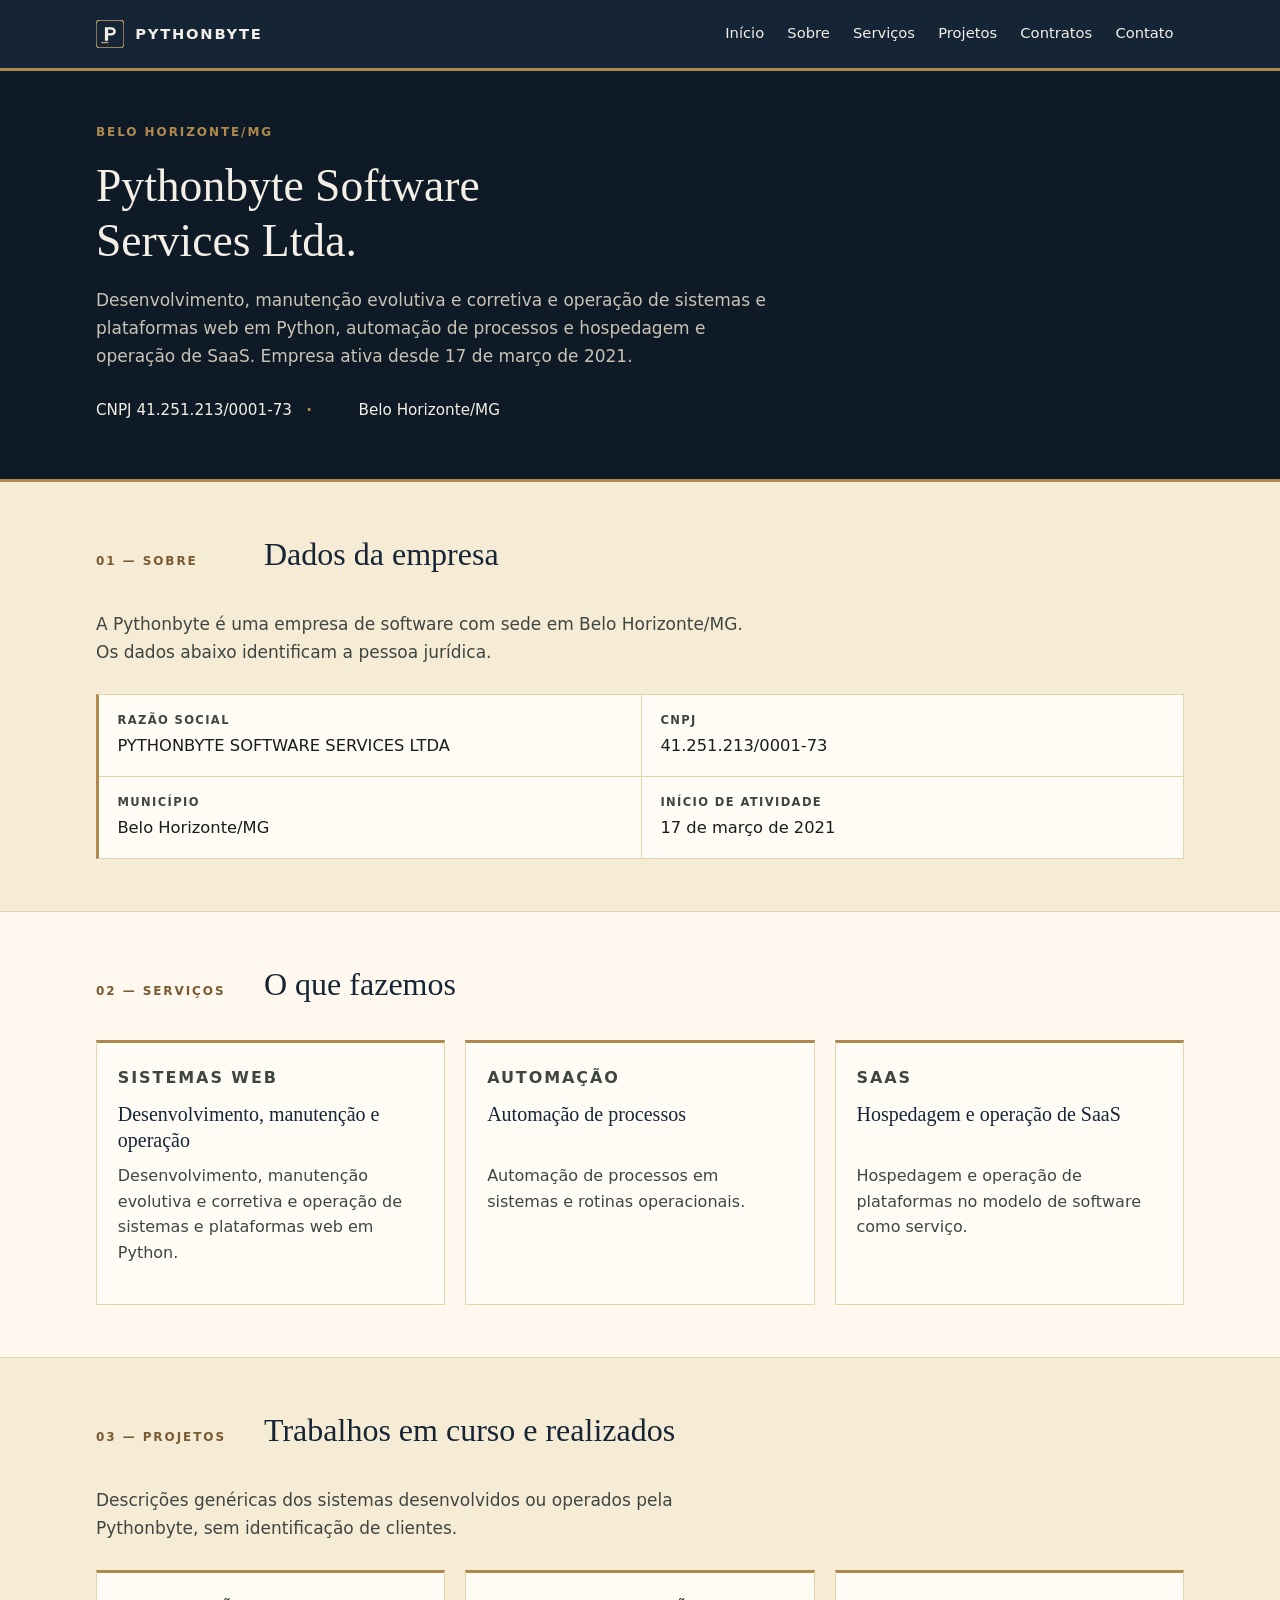
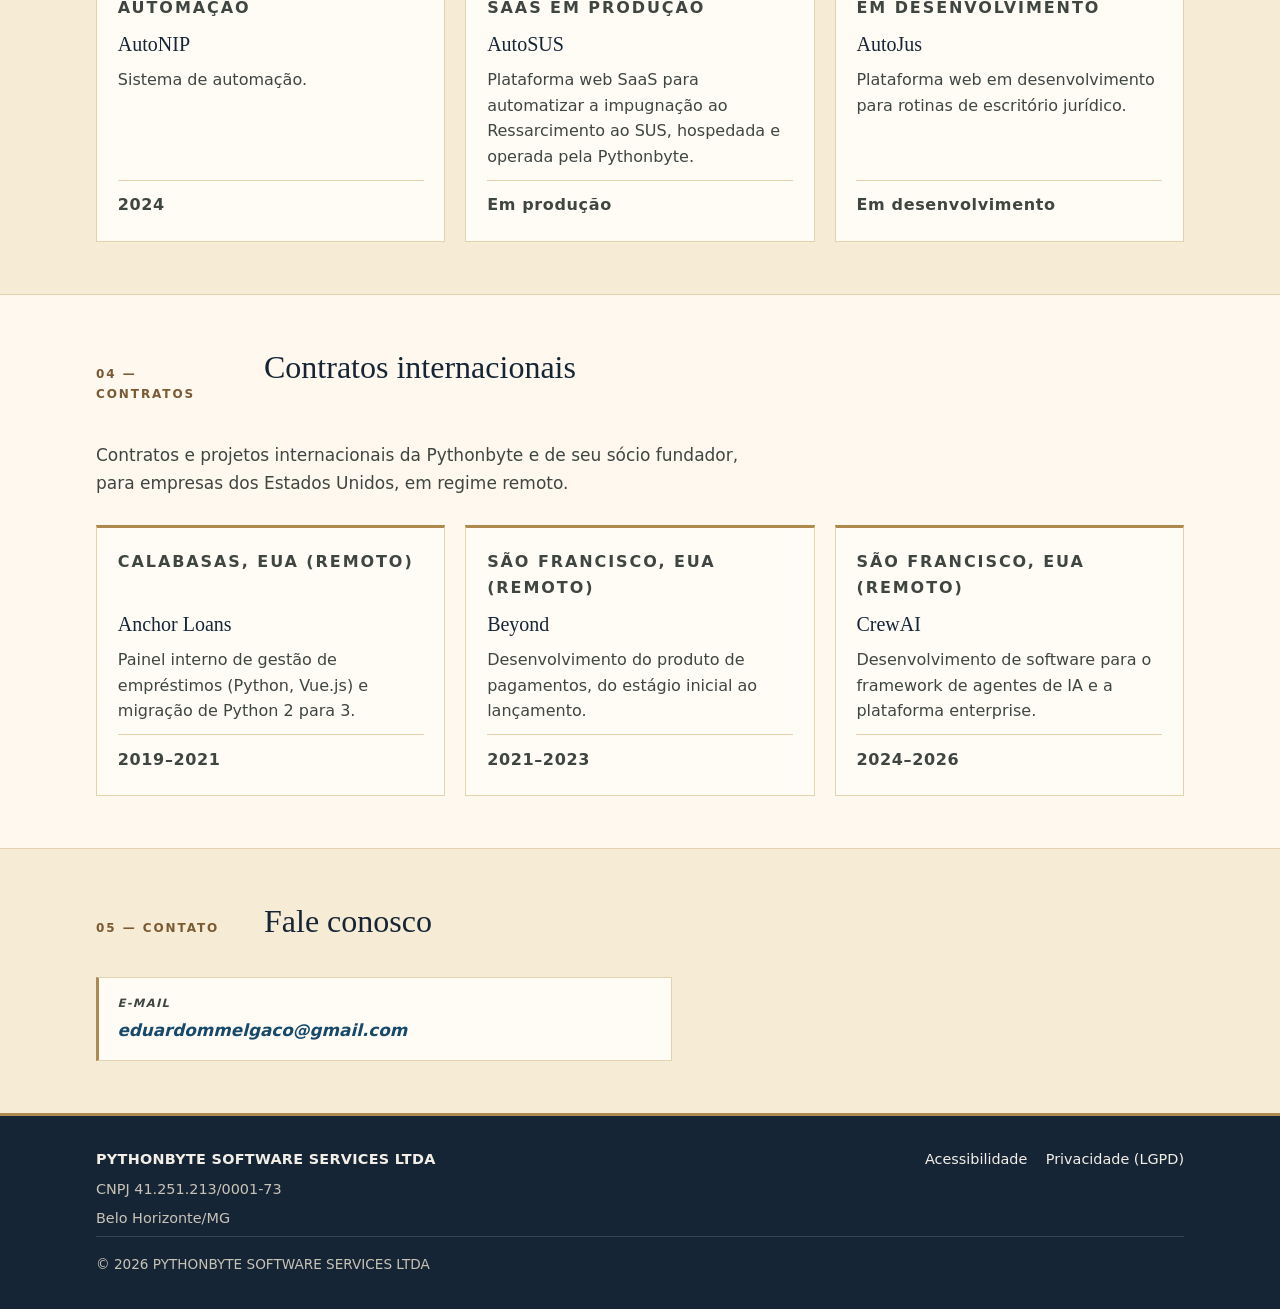
<file: index.html>
<!DOCTYPE html>
<html lang="pt-BR">
  <head>
    <meta charset="utf-8">
    <meta name="viewport" content="width=device-width, initial-scale=1">
    <title>Pythonbyte Software Services Ltda.</title>
    <meta name="description" content="A Pythonbyte desenvolve, mantém e opera sistemas e plataformas web em Python, além de automação de processos e hospedagem de SaaS. Empresa de Belo Horizonte/MG, ativa desde 17 de março de 2021.">
    <link rel="canonical" href="https://pythonbyte.github.io/">
    <link rel="icon" href="favicon.svg" type="image/svg+xml">
    <meta name="theme-color" content="#152536">
    <meta property="og:type" content="website">
    <meta property="og:locale" content="pt_BR">
    <meta property="og:site_name" content="Pythonbyte">
    <meta property="og:title" content="Pythonbyte Software Services Ltda.">
    <meta property="og:description" content="Desenvolvimento, manutenção e operação de sistemas e plataformas web em Python. Belo Horizonte/MG, empresa ativa desde 17 de março de 2021.">
    <meta property="og:url" content="https://pythonbyte.github.io/">
    <meta property="og:image" content="https://pythonbyte.github.io/og.png">
    <meta property="og:image:alt" content="Pythonbyte Software Services Ltda.">
    <meta property="og:image:width" content="1200">
    <meta property="og:image:height" content="630">
    <link rel="stylesheet" href="estilos.css">
  </head>
  <body>
    <a class="skip-link" href="#conteudo">Ir para o conteúdo</a>
    <header class="site-header">
      <div class="wrap">
        <a class="logo" href="#inicio">
          <svg class="logo-mark" viewBox="0 0 32 32" width="32" height="32" xmlns="http://www.w3.org/2000/svg" aria-hidden="true" focusable="false">
            <rect width="32" height="32" rx="5" fill="#152536" stroke="#C4A06A" stroke-width="1.5"/>
            <rect x="6" y="25" width="8" height="1.5" fill="#C4A06A"/>
            <path fill="#F3EFE6" d="M10.2 8.2h7.15c3.22 0 5.35 1.92 5.35 4.78 0 2.86-2.13 4.8-5.35 4.8h-3.55V23.8H10.2V8.2zm3.6 6.95h3.28c1.62 0 2.58-.86 2.58-2.17 0-1.3-.96-2.15-2.58-2.15H13.8v4.32z"/>
          </svg>
          <span class="logo-text">PYTHONBYTE</span>
        </a>
        <nav class="site-nav" aria-label="Principal">
          <ul>
            <li><a href="#inicio">Início</a></li>
            <li><a href="#sobre">Sobre</a></li>
            <li><a href="#servicos">Serviços</a></li>
            <li><a href="#projetos">Projetos</a></li>
            <li><a href="#contratos">Contratos</a></li>
            <li><a href="#contato">Contato</a></li>
          </ul>
        </nav>
      </div>
    </header>
    <main id="conteudo">
      <section class="hero" id="inicio" aria-labelledby="titulo-inicio">
        <div class="wrap">
          <p class="hero-kicker">Belo Horizonte/MG</p>
          <h1 id="titulo-inicio">Pythonbyte Software Services Ltda.</h1>
          <p class="hero-lead">Desenvolvimento, manutenção evolutiva e corretiva e operação de sistemas e plataformas web em Python, automação de processos e hospedagem e operação de SaaS. Empresa ativa desde 17 de março de 2021.</p>
          <ul class="hero-meta">
            <li>CNPJ 41.251.213/0001-73</li>
            <li>Belo Horizonte/MG</li>
          </ul>
        </div>
      </section>

      <section class="section" id="sobre" aria-labelledby="titulo-sobre">
        <div class="wrap">
          <div class="section-head">
            <p class="section-index">01 — Sobre</p>
            <h2 id="titulo-sobre">Dados da empresa</h2>
          </div>
          <p class="section-intro">A Pythonbyte é uma empresa de software com sede em Belo Horizonte/MG. Os dados abaixo identificam a pessoa jurídica.</p>
          <dl class="company-data">
            <div>
              <dt>Razão social</dt>
              <dd>PYTHONBYTE SOFTWARE SERVICES LTDA</dd>
            </div>
            <div>
              <dt>CNPJ</dt>
              <dd>41.251.213/0001-73</dd>
            </div>
            <div>
              <dt>Município</dt>
              <dd>Belo Horizonte/MG</dd>
            </div>
            <div>
              <dt>Início de atividade</dt>
              <dd>17 de março de 2021</dd>
            </div>
          </dl>
        </div>
      </section>

      <section class="section" id="servicos" aria-labelledby="titulo-servicos">
        <div class="wrap">
          <div class="section-head">
            <p class="section-index">02 — Serviços</p>
            <h2 id="titulo-servicos">O que fazemos</h2>
          </div>
          <ul class="card-grid">
            <li class="card">
              <p class="card-label">Sistemas web</p>
              <h3>Desenvolvimento, manutenção e operação</h3>
              <p>Desenvolvimento, manutenção evolutiva e corretiva e operação de sistemas e plataformas web em Python.</p>
            </li>
            <li class="card">
              <p class="card-label">Automação</p>
              <h3>Automação de processos</h3>
              <p>Automação de processos em sistemas e rotinas operacionais.</p>
            </li>
            <li class="card">
              <p class="card-label">SaaS</p>
              <h3>Hospedagem e operação de SaaS</h3>
              <p>Hospedagem e operação de plataformas no modelo de software como serviço.</p>
            </li>
          </ul>
        </div>
      </section>

      <section class="section" id="projetos" aria-labelledby="titulo-projetos">
        <div class="wrap">
          <div class="section-head">
            <p class="section-index">03 — Projetos</p>
            <h2 id="titulo-projetos">Trabalhos em curso e realizados</h2>
          </div>
          <p class="section-intro">Descrições genéricas dos sistemas desenvolvidos ou operados pela Pythonbyte, sem identificação de clientes.</p>
          <ul class="card-grid">
            <li class="card">
              <p class="card-label">Automação</p>
              <h3>AutoNIP</h3>
              <p>Sistema de automação.</p>
              <p class="status">2024</p>
            </li>
            <li class="card">
              <p class="card-label">SaaS em produção</p>
              <h3>AutoSUS</h3>
              <p>Plataforma web SaaS para automatizar a impugnação ao Ressarcimento ao SUS, hospedada e operada pela Pythonbyte.</p>
              <p class="status">Em produção</p>
            </li>
            <li class="card">
              <p class="card-label">Em desenvolvimento</p>
              <h3>AutoJus</h3>
              <p>Plataforma web em desenvolvimento para rotinas de escritório jurídico.</p>
              <p class="status">Em desenvolvimento</p>
            </li>
          </ul>
        </div>
      </section>

      <section class="section" id="contratos" aria-labelledby="titulo-contratos">
        <div class="wrap">
          <div class="section-head">
            <p class="section-index">04 — Contratos</p>
            <h2 id="titulo-contratos">Contratos internacionais</h2>
          </div>
          <p class="section-intro">Contratos e projetos internacionais da Pythonbyte e de seu sócio fundador, para empresas dos Estados Unidos, em regime remoto.</p>
          <ul class="card-grid">
            <li class="card">
              <p class="card-label">Calabasas, EUA (remoto)</p>
              <h3>Anchor Loans</h3>
              <p>Painel interno de gestão de empréstimos (Python, Vue.js) e migração de Python 2 para 3.</p>
              <p class="status">2019–2021</p>
            </li>
            <li class="card">
              <p class="card-label">São Francisco, EUA (remoto)</p>
              <h3>Beyond</h3>
              <p>Desenvolvimento do produto de pagamentos, do estágio inicial ao lançamento.</p>
              <p class="status">2021–2023</p>
            </li>
            <li class="card">
              <p class="card-label">São Francisco, EUA (remoto)</p>
              <h3>CrewAI</h3>
              <p>Desenvolvimento de software para o framework de agentes de IA e a plataforma enterprise.</p>
              <p class="status">2024–2026</p>
            </li>
          </ul>
        </div>
      </section>

      <section class="section" id="contato" aria-labelledby="titulo-contato">
        <div class="wrap">
          <div class="section-head">
            <p class="section-index">05 — Contato</p>
            <h2 id="titulo-contato">Fale conosco</h2>
          </div>
          <address>
            <ul class="contact-list">
              <li>
                <span>E-mail</span>
                <a href="mailto:eduardommelgaco@gmail.com">eduardommelgaco@gmail.com</a>
              </li>
            </ul>
          </address>
        </div>
      </section>
    </main>
    <footer class="site-footer">
      <div class="wrap">
        <div class="footer-grid">
          <div>
            <p class="legal-name">PYTHONBYTE SOFTWARE SERVICES LTDA</p>
            <p>CNPJ 41.251.213/0001-73</p>
            <p>Belo Horizonte/MG</p>
          </div>
          <nav class="footer-nav" aria-label="Informações legais">
            <a href="acessibilidade.html">Acessibilidade</a>
            <a href="privacidade.html">Privacidade (LGPD)</a>
          </nav>
        </div>
        <p class="copyright">© 2026 PYTHONBYTE SOFTWARE SERVICES LTDA</p>
      </div>
    </footer>
  </body>
</html>
</file>
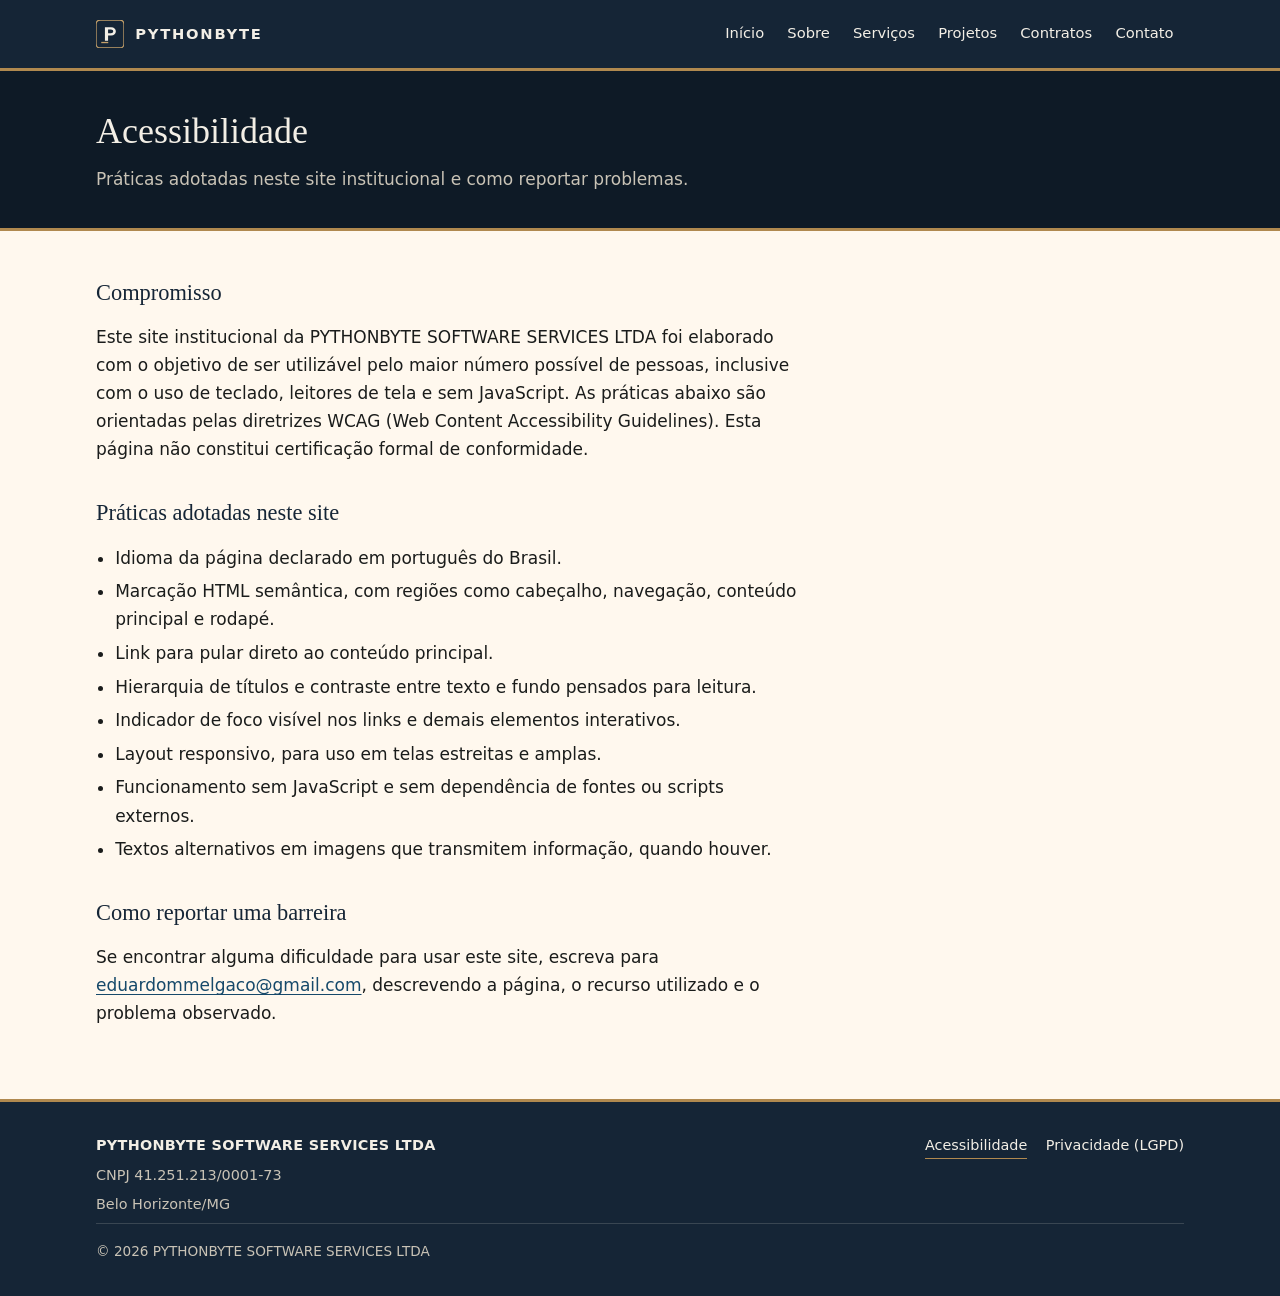
<file: acessibilidade.html>
<!DOCTYPE html>
<html lang="pt-BR">
  <head>
    <meta charset="utf-8">
    <meta name="viewport" content="width=device-width, initial-scale=1">
    <title>Acessibilidade — Pythonbyte Software Services Ltda.</title>
    <meta name="description" content="Declaração de acessibilidade do site institucional da Pythonbyte Software Services Ltda. e canal para reportar barreiras.">
    <link rel="canonical" href="https://pythonbyte.github.io/acessibilidade.html">
    <link rel="icon" href="favicon.svg" type="image/svg+xml">
    <meta name="theme-color" content="#152536">
    <meta property="og:type" content="website">
    <meta property="og:locale" content="pt_BR">
    <meta property="og:site_name" content="Pythonbyte">
    <meta property="og:title" content="Acessibilidade — Pythonbyte Software Services Ltda.">
    <meta property="og:description" content="Declaração de acessibilidade do site institucional da Pythonbyte e canal para reportar barreiras.">
    <meta property="og:url" content="https://pythonbyte.github.io/acessibilidade.html">
    <meta property="og:image" content="https://pythonbyte.github.io/og.png">
    <meta property="og:image:alt" content="Pythonbyte Software Services Ltda.">
    <meta property="og:image:width" content="1200">
    <meta property="og:image:height" content="630">
    <link rel="stylesheet" href="estilos.css">
  </head>
  <body>
    <a class="skip-link" href="#conteudo">Ir para o conteúdo</a>
    <header class="site-header">
      <div class="wrap">
        <a class="logo" href="index.html">
          <svg class="logo-mark" viewBox="0 0 32 32" width="32" height="32" xmlns="http://www.w3.org/2000/svg" aria-hidden="true" focusable="false">
            <rect width="32" height="32" rx="5" fill="#152536" stroke="#C4A06A" stroke-width="1.5"/>
            <rect x="6" y="25" width="8" height="1.5" fill="#C4A06A"/>
            <path fill="#F3EFE6" d="M10.2 8.2h7.15c3.22 0 5.35 1.92 5.35 4.78 0 2.86-2.13 4.8-5.35 4.8h-3.55V23.8H10.2V8.2zm3.6 6.95h3.28c1.62 0 2.58-.86 2.58-2.17 0-1.3-.96-2.15-2.58-2.15H13.8v4.32z"/>
          </svg>
          <span class="logo-text">PYTHONBYTE</span>
        </a>
        <nav class="site-nav" aria-label="Principal">
          <ul>
            <li><a href="index.html#inicio">Início</a></li>
            <li><a href="index.html#sobre">Sobre</a></li>
            <li><a href="index.html#servicos">Serviços</a></li>
            <li><a href="index.html#projetos">Projetos</a></li>
            <li><a href="index.html#contratos">Contratos</a></li>
            <li><a href="index.html#contato">Contato</a></li>
          </ul>
        </nav>
      </div>
    </header>
    <main id="conteudo">
      <header class="page-header">
        <div class="wrap">
          <h1>Acessibilidade</h1>
          <p>Práticas adotadas neste site institucional e como reportar problemas.</p>
        </div>
      </header>
      <div class="prose">
        <div class="wrap">
          <div class="content">
            <h2>Compromisso</h2>
            <p>Este site institucional da PYTHONBYTE SOFTWARE SERVICES LTDA foi elaborado com o objetivo de ser utilizável pelo maior número possível de pessoas, inclusive com o uso de teclado, leitores de tela e sem JavaScript. As práticas abaixo são orientadas pelas diretrizes WCAG (Web Content Accessibility Guidelines). Esta página não constitui certificação formal de conformidade.</p>
            <h2>Práticas adotadas neste site</h2>
            <ul>
              <li>Idioma da página declarado em português do Brasil.</li>
              <li>Marcação HTML semântica, com regiões como cabeçalho, navegação, conteúdo principal e rodapé.</li>
              <li>Link para pular direto ao conteúdo principal.</li>
              <li>Hierarquia de títulos e contraste entre texto e fundo pensados para leitura.</li>
              <li>Indicador de foco visível nos links e demais elementos interativos.</li>
              <li>Layout responsivo, para uso em telas estreitas e amplas.</li>
              <li>Funcionamento sem JavaScript e sem dependência de fontes ou scripts externos.</li>
              <li>Textos alternativos em imagens que transmitem informação, quando houver.</li>
            </ul>
            <h2>Como reportar uma barreira</h2>
            <p>Se encontrar alguma dificuldade para usar este site, escreva para <a href="mailto:eduardommelgaco@gmail.com">eduardommelgaco@gmail.com</a>, descrevendo a página, o recurso utilizado e o problema observado.</p>
          </div>
        </div>
      </div>
    </main>
    <footer class="site-footer">
      <div class="wrap">
        <div class="footer-grid">
          <div>
            <p class="legal-name">PYTHONBYTE SOFTWARE SERVICES LTDA</p>
            <p>CNPJ 41.251.213/0001-73</p>
            <p>Belo Horizonte/MG</p>
          </div>
          <nav class="footer-nav" aria-label="Informações legais">
            <a href="acessibilidade.html" aria-current="page">Acessibilidade</a>
            <a href="privacidade.html">Privacidade (LGPD)</a>
          </nav>
        </div>
        <p class="copyright">© 2026 PYTHONBYTE SOFTWARE SERVICES LTDA</p>
      </div>
    </footer>
  </body>
</html>
</file>
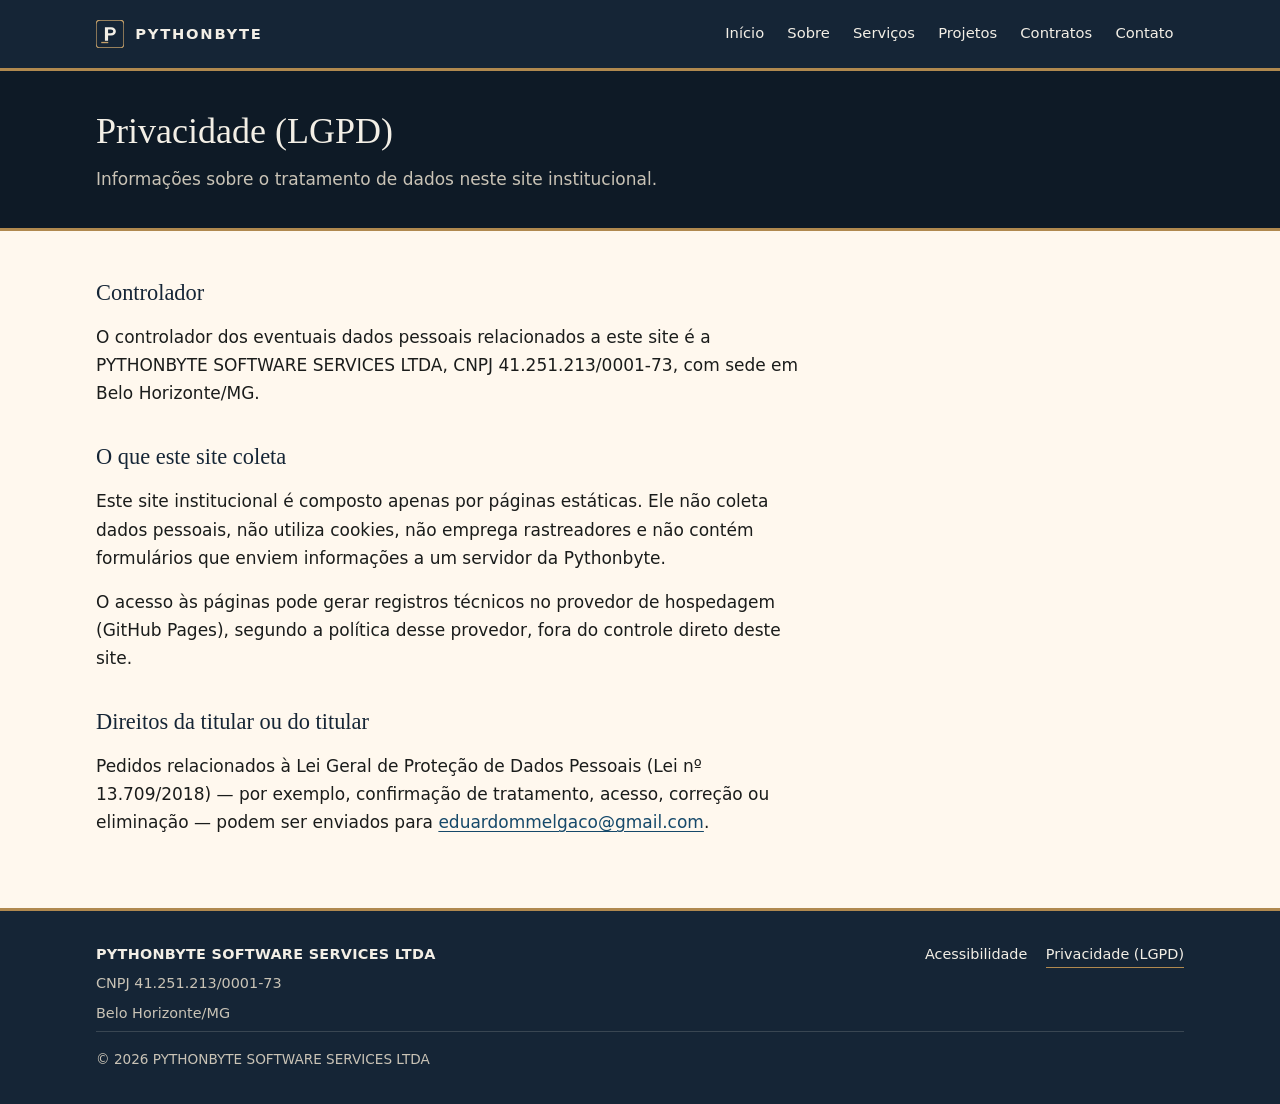
<file: privacidade.html>
<!DOCTYPE html>
<html lang="pt-BR">
  <head>
    <meta charset="utf-8">
    <meta name="viewport" content="width=device-width, initial-scale=1">
    <title>Privacidade (LGPD) — Pythonbyte Software Services Ltda.</title>
    <meta name="description" content="Informações de privacidade do site institucional da Pythonbyte Software Services Ltda.: este site não coleta dados pessoais e não utiliza cookies ou rastreadores.">
    <link rel="canonical" href="https://pythonbyte.github.io/privacidade.html">
    <link rel="icon" href="favicon.svg" type="image/svg+xml">
    <meta name="theme-color" content="#152536">
    <meta property="og:type" content="website">
    <meta property="og:locale" content="pt_BR">
    <meta property="og:site_name" content="Pythonbyte">
    <meta property="og:title" content="Privacidade (LGPD) — Pythonbyte Software Services Ltda.">
    <meta property="og:description" content="Este site institucional não coleta dados pessoais e não utiliza cookies ou rastreadores.">
    <meta property="og:url" content="https://pythonbyte.github.io/privacidade.html">
    <meta property="og:image" content="https://pythonbyte.github.io/og.png">
    <meta property="og:image:alt" content="Pythonbyte Software Services Ltda.">
    <meta property="og:image:width" content="1200">
    <meta property="og:image:height" content="630">
    <link rel="stylesheet" href="estilos.css">
  </head>
  <body>
    <a class="skip-link" href="#conteudo">Ir para o conteúdo</a>
    <header class="site-header">
      <div class="wrap">
        <a class="logo" href="index.html">
          <svg class="logo-mark" viewBox="0 0 32 32" width="32" height="32" xmlns="http://www.w3.org/2000/svg" aria-hidden="true" focusable="false">
            <rect width="32" height="32" rx="5" fill="#152536" stroke="#C4A06A" stroke-width="1.5"/>
            <rect x="6" y="25" width="8" height="1.5" fill="#C4A06A"/>
            <path fill="#F3EFE6" d="M10.2 8.2h7.15c3.22 0 5.35 1.92 5.35 4.78 0 2.86-2.13 4.8-5.35 4.8h-3.55V23.8H10.2V8.2zm3.6 6.95h3.28c1.62 0 2.58-.86 2.58-2.17 0-1.3-.96-2.15-2.58-2.15H13.8v4.32z"/>
          </svg>
          <span class="logo-text">PYTHONBYTE</span>
        </a>
        <nav class="site-nav" aria-label="Principal">
          <ul>
            <li><a href="index.html#inicio">Início</a></li>
            <li><a href="index.html#sobre">Sobre</a></li>
            <li><a href="index.html#servicos">Serviços</a></li>
            <li><a href="index.html#projetos">Projetos</a></li>
            <li><a href="index.html#contratos">Contratos</a></li>
            <li><a href="index.html#contato">Contato</a></li>
          </ul>
        </nav>
      </div>
    </header>
    <main id="conteudo">
      <header class="page-header">
        <div class="wrap">
          <h1>Privacidade (LGPD)</h1>
          <p>Informações sobre o tratamento de dados neste site institucional.</p>
        </div>
      </header>
      <div class="prose">
        <div class="wrap">
          <div class="content">
            <h2>Controlador</h2>
            <p>O controlador dos eventuais dados pessoais relacionados a este site é a PYTHONBYTE SOFTWARE SERVICES LTDA, CNPJ 41.251.213/0001-73, com sede em Belo Horizonte/MG.</p>
            <h2>O que este site coleta</h2>
            <p>Este site institucional é composto apenas por páginas estáticas. Ele não coleta dados pessoais, não utiliza cookies, não emprega rastreadores e não contém formulários que enviem informações a um servidor da Pythonbyte.</p>
            <p>O acesso às páginas pode gerar registros técnicos no provedor de hospedagem (GitHub Pages), segundo a política desse provedor, fora do controle direto deste site.</p>
            <h2>Direitos da titular ou do titular</h2>
            <p>Pedidos relacionados à Lei Geral de Proteção de Dados Pessoais (Lei nº 13.709/2018) — por exemplo, confirmação de tratamento, acesso, correção ou eliminação — podem ser enviados para <a href="mailto:eduardommelgaco@gmail.com">eduardommelgaco@gmail.com</a>.</p>
          </div>
        </div>
      </div>
    </main>
    <footer class="site-footer">
      <div class="wrap">
        <div class="footer-grid">
          <div>
            <p class="legal-name">PYTHONBYTE SOFTWARE SERVICES LTDA</p>
            <p>CNPJ 41.251.213/0001-73</p>
            <p>Belo Horizonte/MG</p>
          </div>
          <nav class="footer-nav" aria-label="Informações legais">
            <a href="acessibilidade.html">Acessibilidade</a>
            <a href="privacidade.html" aria-current="page">Privacidade (LGPD)</a>
          </nav>
        </div>
        <p class="copyright">© 2026 PYTHONBYTE SOFTWARE SERVICES LTDA</p>
      </div>
    </footer>
  </body>
</html>
</file>
<file: estilos.css>
/* Pythonbyte — site institucional estático. Sem fontes externas, sem rastreadores. */

:root {
  --navy: #152536;
  --navy-deep: #0E1A26;
  --cream: #F3EFE6;
  --cream-dark: #E7E1D4;
  --paper: #FFFCF6;
  --ink: #1A1C1B;
  --muted: #3F4642;
  --bronze: #B0894F;
  --bronze-dark: #7A5A32;
  --line: #E4D3AE;
  --body-bg: #FFF8EE;
  --section-alt: #F6EBD4;
  --link: #16496A;
  --link-hover: #0C3148;
  --focus: #0C3148;
  --on-navy: #F3EFE6;
  --on-navy-muted: #C9C3B6;
  --danger: #8B1E1E;
  --space: 1.25rem;
  --wrap: 68rem;
  --radius: 2px;
  --font: "Segoe UI", system-ui, -apple-system, "Helvetica Neue", Arial, sans-serif;
  --font-serif: Georgia, "Palatino Linotype", Palatino, "Times New Roman", serif;
  --header-h: 4.25rem;
}

*,
*::before,
*::after {
  box-sizing: border-box;
}

html {
  scroll-behavior: smooth;
  scroll-padding-top: calc(var(--header-h) + 0.75rem);
}

@media (prefers-reduced-motion: reduce) {
  html {
    scroll-behavior: auto;
  }

  *,
  *::before,
  *::after {
    animation-duration: 0.01ms !important;
    animation-iteration-count: 1 !important;
    transition-duration: 0.01ms !important;
  }
}

body {
  margin: 0;
  font-family: var(--font);
  font-size: 1.0625rem;
  line-height: 1.65;
  color: var(--ink);
  background: var(--body-bg);
  min-height: 100vh;
  display: flex;
  flex-direction: column;
}

img {
  max-width: 100%;
  height: auto;
}

a {
  color: var(--link);
  text-underline-offset: 0.15em;
}

a:hover {
  color: var(--link-hover);
}

a:focus-visible,
button:focus-visible,
summary:focus-visible {
  outline: 3px solid var(--focus);
  outline-offset: 3px;
}

.skip-link {
  position: absolute;
  left: 0.75rem;
  top: -100%;
  z-index: 1000;
  background: var(--paper);
  color: var(--ink);
  padding: 0.6rem 1rem;
  font-weight: 600;
  text-decoration: none;
  border: 2px solid var(--ink);
}

.skip-link:focus {
  top: 0.75rem;
}

.wrap {
  width: min(100% - 2rem, var(--wrap));
  margin-inline: auto;
}

/* Header */

.site-header {
  background: var(--navy);
  color: var(--on-navy);
  position: sticky;
  top: 0;
  z-index: 50;
  border-bottom: 3px solid var(--bronze);
}

.site-header .wrap {
  display: flex;
  flex-wrap: wrap;
  align-items: center;
  justify-content: space-between;
  gap: 0.75rem 1.5rem;
  min-height: var(--header-h);
  padding-block: 0.65rem;
}

.logo {
  display: inline-flex;
  align-items: center;
  gap: 0.7rem;
  color: var(--on-navy);
  text-decoration: none;
  font-weight: 700;
  letter-spacing: 0.12em;
  font-size: 0.92rem;
  line-height: 1;
}

.logo:hover {
  color: var(--on-navy);
}

.logo-mark {
  display: block;
  width: 1.75rem;
  height: 1.75rem;
  flex-shrink: 0;
}

.logo-text {
  padding-top: 0.1rem;
}

.site-nav ul {
  list-style: none;
  margin: 0;
  padding: 0;
  display: flex;
  flex-wrap: wrap;
  gap: 0.15rem 0.15rem;
}

.site-nav a {
  color: var(--on-navy);
  text-decoration: none;
  font-size: 0.92rem;
  padding: 0.4rem 0.65rem;
  display: inline-block;
  border-bottom: 2px solid transparent;
}

.site-nav a:hover,
.site-nav a[aria-current="page"] {
  color: var(--on-navy);
  border-bottom-color: var(--bronze);
}

.site-nav a:focus-visible {
  outline-color: var(--bronze);
}

/* Main */

main {
  flex: 1 0 auto;
}

/* Hero */

.hero {
  background: var(--navy-deep);
  color: var(--on-navy);
  padding: 3.25rem 0 3.5rem;
  border-bottom: 3px solid var(--bronze);
}

.hero-kicker {
  margin: 0 0 1rem;
  font-size: 0.75rem;
  letter-spacing: 0.16em;
  text-transform: uppercase;
  color: var(--bronze);
  font-weight: 600;
}

.hero h1 {
  margin: 0 0 1.1rem;
  font-family: var(--font-serif);
  font-weight: 400;
  font-size: clamp(1.85rem, 4.2vw, 2.85rem);
  line-height: 1.2;
  max-width: 18ch;
  color: var(--on-navy);
}

.hero-lead {
  margin: 0;
  max-width: 42rem;
  font-size: 1.0625rem;
  color: var(--on-navy-muted);
}

.hero-meta {
  margin: 1.75rem 0 0;
  padding: 0;
  list-style: none;
  display: flex;
  flex-wrap: wrap;
  gap: 0.75rem 2rem;
  color: var(--on-navy);
  font-size: 0.95rem;
}

.hero-meta li {
  position: relative;
}

.hero-meta li:not(:last-child)::after {
  content: "·";
  margin: 0 0.9rem;
  color: var(--bronze);
  font-weight: 700;
}

/* Sections */

.section {
  padding: 3.25rem 0;
}

.section:nth-of-type(even) {
  background: var(--section-alt);
}

.section + .section {
  border-top: 1px solid var(--line);
}

.section-head {
  display: grid;
  gap: 0.75rem;
  margin-bottom: 1.75rem;
}

@media (min-width: 48rem) {
  .section-head {
    grid-template-columns: 9rem 1fr;
    align-items: baseline;
    gap: 1.5rem;
    margin-bottom: 2.25rem;
  }
}

.section-index {
  margin: 0;
  font-size: 0.75rem;
  letter-spacing: 0.16em;
  text-transform: uppercase;
  color: var(--bronze-dark);
  font-weight: 600;
}

.section h2 {
  margin: 0;
  font-family: var(--font-serif);
  font-weight: 400;
  font-size: clamp(1.55rem, 3vw, 2rem);
  line-height: 1.25;
  color: var(--navy);
}

.section-intro {
  margin: 0 0 1.75rem;
  max-width: 42rem;
  color: var(--muted);
}

/* Company data */

.company-data {
  margin: 0;
  display: grid;
  gap: 0;
  background: var(--paper);
  border: 1px solid var(--line);
  border-left: 3px solid var(--bronze);
}

.company-data div {
  display: grid;
  gap: 0.2rem;
  padding: 1rem 1.15rem;
  border-top: 1px solid var(--line);
}

.company-data div:first-child {
  border-top: 0;
}

@media (min-width: 40rem) {
  .company-data {
    grid-template-columns: 1fr 1fr;
  }

  .company-data div {
    border-top: 0;
    border-left: 1px solid var(--line);
  }

  .company-data div:nth-child(odd) {
    border-left: 0;
  }

  .company-data div:nth-child(n + 3) {
    border-top: 1px solid var(--line);
  }
}

.company-data dt {
  font-size: 0.72rem;
  letter-spacing: 0.12em;
  text-transform: uppercase;
  color: var(--muted);
  font-weight: 600;
}

.company-data dd {
  margin: 0;
  font-size: 1.02rem;
  color: var(--ink);
}

/* Cards */

.card-grid {
  list-style: none;
  margin: 0;
  padding: 0;
  display: grid;
  gap: 1rem;
}

@media (min-width: 48rem) {
  .card-grid {
    grid-template-columns: repeat(3, 1fr);
    gap: 1.25rem;
  }
}

.card {
  background: var(--paper);
  border: 1px solid var(--line);
  border-top: 3px solid var(--bronze);
  padding: 1.35rem 1.3rem 1.45rem;
  display: flex;
  flex-direction: column;
  gap: 0.65rem;
  height: 100%;
}

.card h3 {
  margin: 0;
  font-family: var(--font-serif);
  font-size: 1.25rem;
  font-weight: 400;
  color: var(--navy);
  line-height: 1.3;
}

.card p {
  margin: 0;
  color: var(--muted);
  font-size: 1rem;
  line-height: 1.6;
}

.card p.card-label,
.card p.status {
  flex: none;
}

.card h3 + p {
  flex: 1;
}

.card-label {
  margin: 0;
  font-size: 0.72rem;
  letter-spacing: 0.12em;
  text-transform: uppercase;
  color: var(--bronze-dark);
  font-weight: 600;
}

.status {
  display: inline-block;
  margin-top: auto;
  font-size: 0.8rem;
  font-weight: 600;
  letter-spacing: 0.04em;
  color: var(--navy);
  border-top: 1px solid var(--line);
  padding-top: 0.7rem;
}

@media (min-width: 48rem) {
  /* Alinha rótulo, título, texto e rodapé entre os cards da mesma linha */
  .card {
    display: grid;
    grid-row: span 4;
    grid-template-rows: subgrid;
    row-gap: 0.65rem;
  }
  .card .status {
    align-self: end;
  }
}

/* Contact */

.contact-list {
  list-style: none;
  margin: 0;
  padding: 0;
  display: grid;
  gap: 0.75rem;
  max-width: 36rem;
}

.contact-list li {
  background: var(--paper);
  border: 1px solid var(--line);
  border-left: 3px solid var(--bronze);
  padding: 1rem 1.15rem;
  display: grid;
  gap: 0.2rem;
}

.contact-list span {
  font-size: 0.72rem;
  letter-spacing: 0.12em;
  text-transform: uppercase;
  color: var(--muted);
  font-weight: 600;
}

.contact-list a {
  font-size: 1.05rem;
  font-weight: 600;
  text-decoration: none;
  color: var(--link);
}

.contact-list a:hover {
  text-decoration: underline;
}

/* Inner pages */

.page-header {
  background: var(--navy-deep);
  color: var(--on-navy);
  padding: 2.4rem 0 2.2rem;
  border-bottom: 3px solid var(--bronze);
}

.page-header h1 {
  margin: 0;
  font-family: var(--font-serif);
  font-weight: 400;
  font-size: clamp(1.7rem, 3.4vw, 2.25rem);
  line-height: 1.25;
}

.page-header p {
  margin: 0.65rem 0 0;
  color: var(--on-navy-muted);
  max-width: 40rem;
}

.prose {
  padding: 2.75rem 0 3.5rem;
}

.prose .content {
  max-width: 44rem;
}

.prose h2 {
  margin: 2rem 0 0.7rem;
  font-family: var(--font-serif);
  font-weight: 400;
  font-size: 1.4rem;
  color: var(--navy);
}

.prose h2:first-child {
  margin-top: 0;
}

.prose p,
.prose ul {
  margin: 0 0 1rem;
  color: var(--ink);
}

.prose ul {
  padding-left: 1.2rem;
}

.prose li + li {
  margin-top: 0.35rem;
}

.not-found {
  padding: 4rem 0 5rem;
  text-align: left;
}

.not-found h1 {
  margin: 0 0 0.75rem;
  font-family: var(--font-serif);
  font-weight: 400;
  font-size: clamp(1.8rem, 3.5vw, 2.4rem);
  color: var(--navy);
}

.not-found p {
  margin: 0 0 1.25rem;
  max-width: 36rem;
  color: var(--muted);
}

.button {
  display: inline-block;
  background: var(--navy);
  color: var(--on-navy);
  text-decoration: none;
  padding: 0.65rem 1.15rem;
  font-weight: 600;
  font-size: 0.95rem;
  border: 2px solid var(--navy);
  box-shadow: inset 0 -3px 0 var(--bronze);
}

.button:hover {
  background: var(--navy-deep);
  color: var(--on-navy);
}

/* Footer */

.site-footer {
  background: var(--navy);
  color: var(--on-navy-muted);
  padding: 2rem 0 1.75rem;
  border-top: 3px solid var(--bronze);
  font-size: 0.9rem;
}

.footer-grid {
  display: grid;
  gap: 1.25rem 2rem;
}

@media (min-width: 48rem) {
  .footer-grid {
    grid-template-columns: 1fr auto;
    align-items: start;
  }
}

.site-footer p {
  margin: 0 0 0.35rem;
}

.site-footer .legal-name {
  color: var(--on-navy);
  font-weight: 600;
  letter-spacing: 0.02em;
}

.footer-nav {
  display: flex;
  flex-wrap: wrap;
  gap: 0.4rem 1.15rem;
}

.footer-nav a {
  color: var(--on-navy);
  text-decoration: none;
  border-bottom: 1px solid transparent;
}

.footer-nav a:hover,
.footer-nav a[aria-current="page"] {
  border-bottom-color: var(--bronze);
  color: var(--on-navy);
}

.copyright {
  margin-top: 1.25rem;
  padding-top: 1rem;
  border-top: 1px solid rgba(243, 239, 230, 0.16);
  color: var(--on-navy-muted);
  font-size: 0.85rem;
}


/* Compact header on narrow screens: keep all nav links on one row */
@media (max-width: 47.99rem) {
  :root {
    --header-h: 5.75rem;
  }

  .site-header .wrap {
    flex-direction: column;
    align-items: flex-start;
    gap: 0.2rem;
    padding-block: 0.55rem;
  }

  .site-nav ul {
    gap: 0;
  }

  .site-nav a {
    font-size: 0.875rem;
    padding: 0.3rem 0.55rem 0.35rem 0;
  }

  .hero-meta {
    flex-direction: column;
    gap: 0.35rem;
  }

  .hero-meta li:not(:last-child)::after {
    content: none;
    margin: 0;
  }
}

/* Print */

@media print {
  .site-header,
  .skip-link {
    position: static;
  }

  .site-header,
  .hero,
  .page-header,
  .site-footer {
    background: #fff;
    color: #000;
    border-color: #000;
  }

  .hero h1,
  .hero-lead,
  .hero-kicker,
  .hero-meta,
  .page-header h1,
  .page-header p,
  .logo,
  .site-nav a,
  .site-footer,
  .site-footer a,
  .legal-name {
    color: #000;
  }

  .card,
  .company-data,
  .contact-list li {
    break-inside: avoid;
  }
}
</file>
